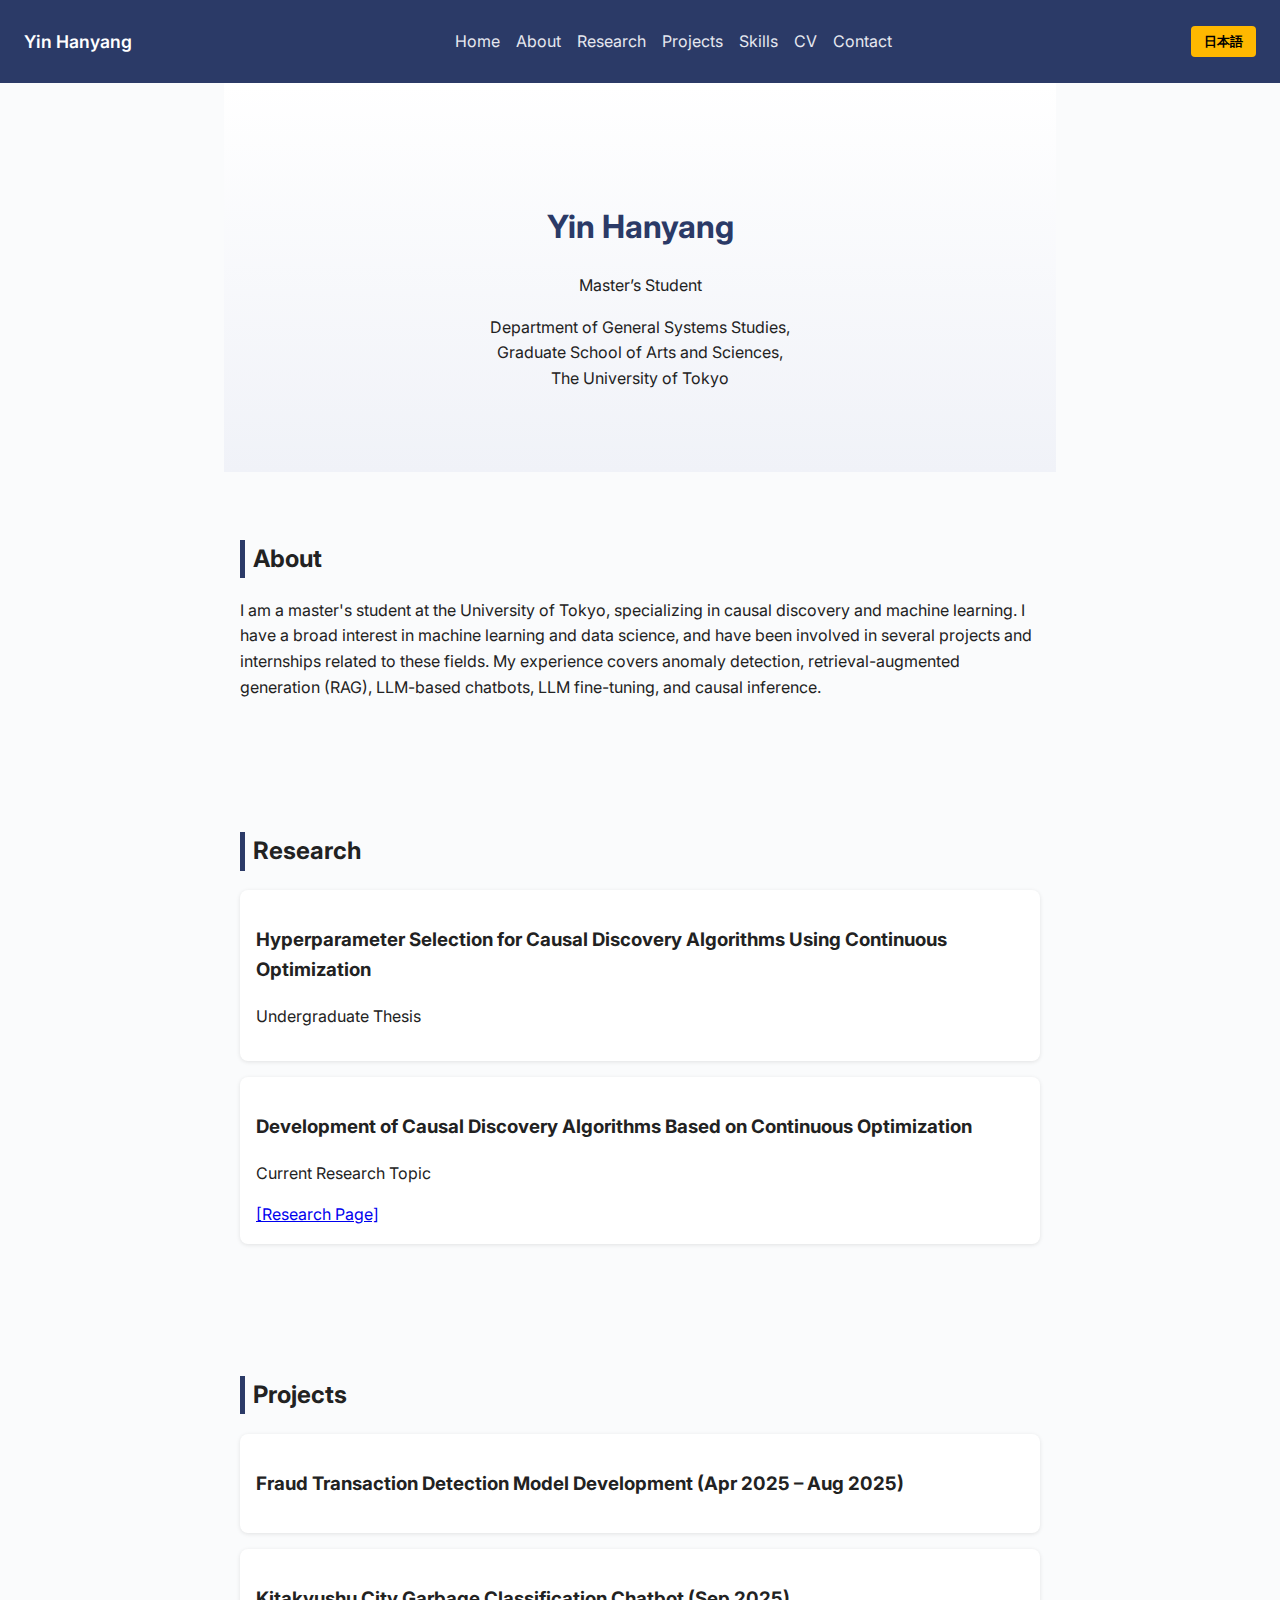
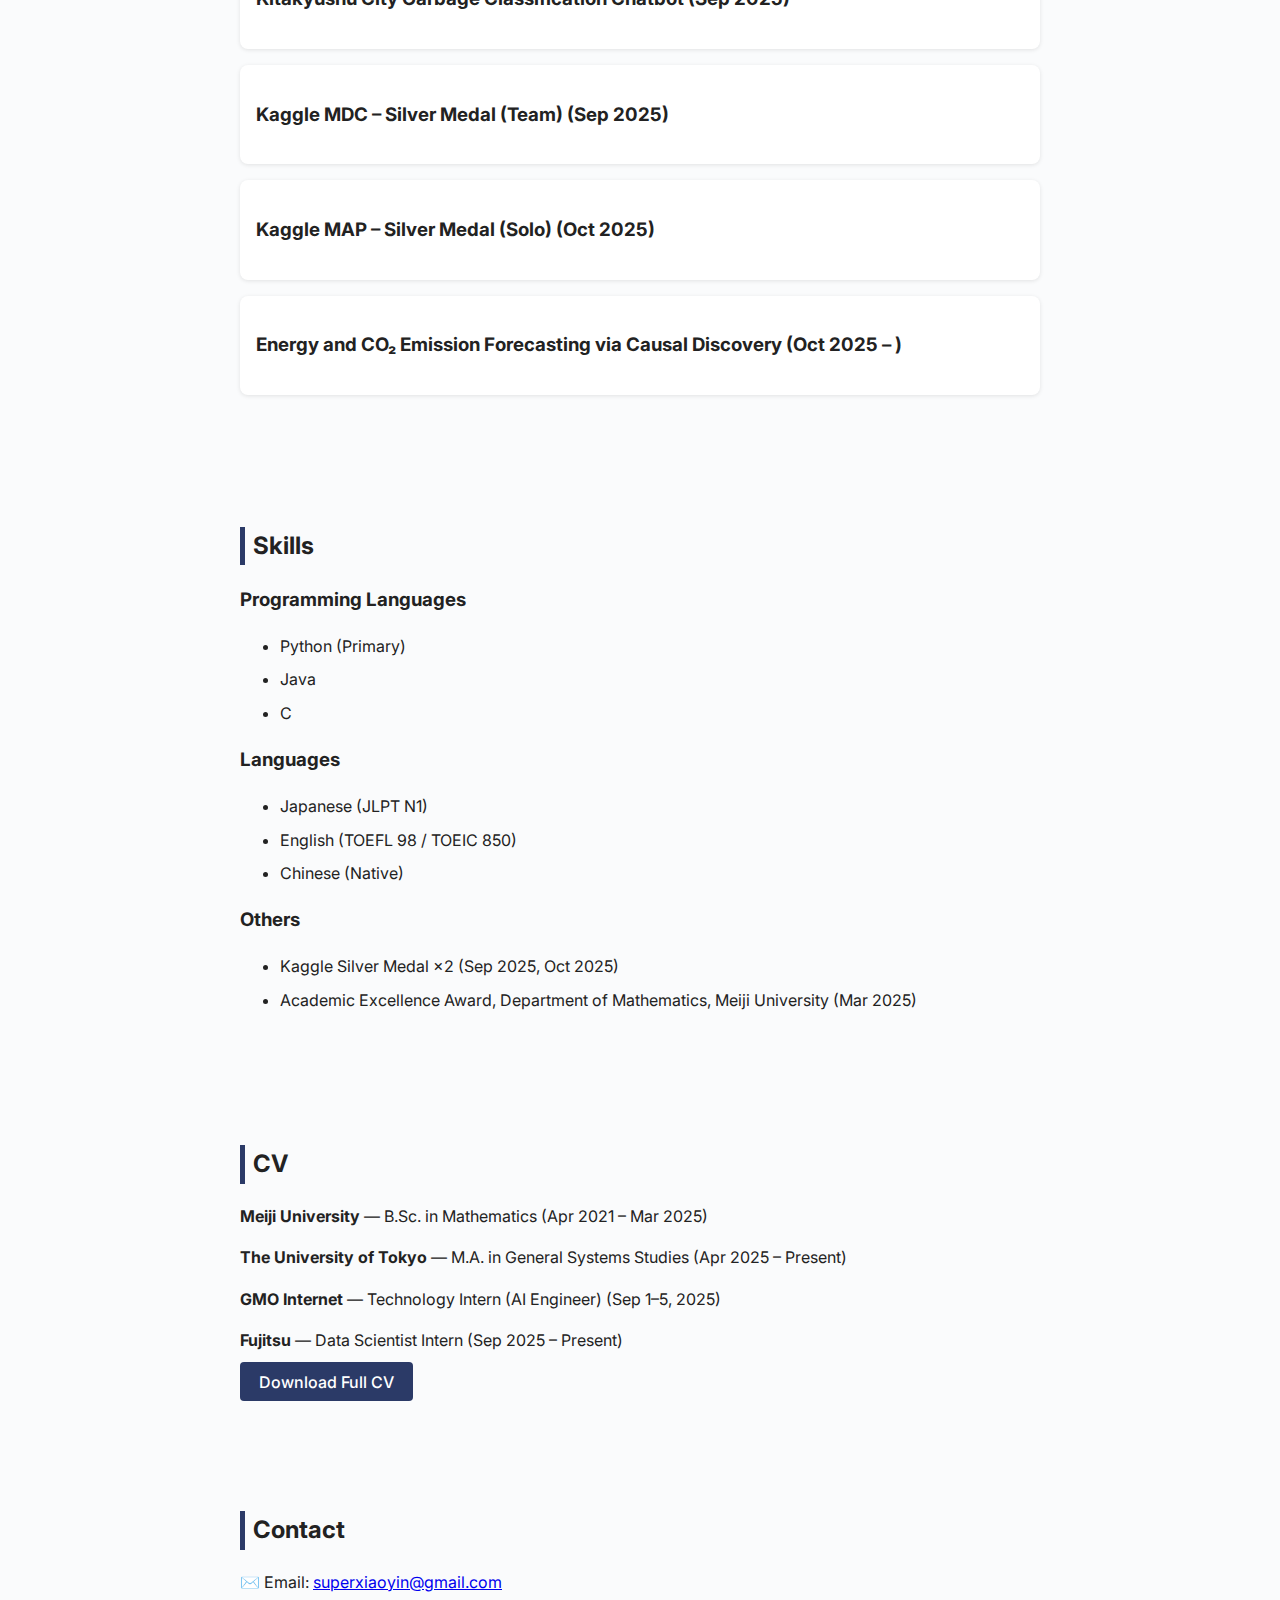
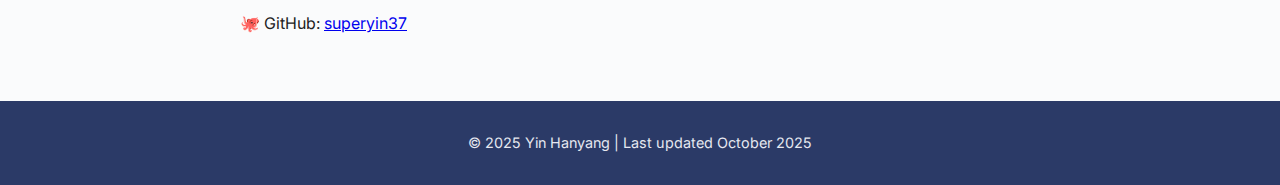
<file: index.html>
<!DOCTYPE html>
<html lang="en">
<head>
  <meta charset="UTF-8" />
  <meta name="viewport" content="width=device-width, initial-scale=1.0" />
  <title>Yin Hanyang | Personal Homepage</title>
  <link rel="stylesheet" href="style.css" />
  <link href="https://fonts.googleapis.com/css2?family=Inter:wght@400;600&family=Noto+Sans+JP:wght@400;600&display=swap" rel="stylesheet">
  <style>
    .lang { display: none; }
    .lang.active { display: block; }
    #lang-toggle {
      background: #FFB800;
      border: none;
      padding: 0.4rem 0.8rem;
      border-radius: 4px;
      cursor: pointer;
      font-weight: 600;
      margin-left: 1rem;
    }
  </style>
</head>
<body>

  <!-- ===== NAVIGATION BAR ===== -->
  <nav>
    <div class="logo">Yin Hanyang</div>
    <ul class="nav-links">
      <li><a href="#home">Home</a></li>
      <li><a href="#about">About</a></li>
      <li><a href="#research">Research</a></li>
      <li><a href="#projects">Projects</a></li>
      <li><a href="#skills">Skills</a></li>
      <li><a href="#cv">CV</a></li>
      <li><a href="#contact">Contact</a></li>
    </ul>
    <button id="lang-toggle">日本語</button>
  </nav>

  <!-- ===== ENGLISH VERSION ===== -->
  <div id="lang-en" class="lang active">

    <section id="home" class="hero">
      <h1><span class="highlight">Yin Hanyang</span></h1>
      <p>Master’s Student</p>
      <p>Department of General Systems Studies,<br>
         Graduate School of Arts and Sciences,<br>
         The University of Tokyo
      </p>
    </section>

    <section id="about">
      <h2>About</h2>
      <p>
        I am a master's student at the University of Tokyo, specializing in causal discovery and machine learning.  
        I have a broad interest in machine learning and data science, and have been involved in several projects and internships related to these fields.  
        My experience covers anomaly detection, retrieval-augmented generation (RAG), LLM-based chatbots, LLM fine-tuning, and causal inference.
      </p>
    </section>

    <section id="research">
      <h2>Research</h2>
      <div class="card">
        <h3>Hyperparameter Selection for Causal Discovery Algorithms Using Continuous Optimization</h3>
        <p>Undergraduate Thesis</p>
      </div>
      <div class="card">
        <h3>Development of Causal Discovery Algorithms Based on Continuous Optimization</h3>
        <p>Current Research Topic</p>
        <a href="#">[Research Page]</a>
      </div>
    </section>

    <section id="projects">
      <h2>Projects</h2>
      <div class="card"><h3>Fraud Transaction Detection Model Development (Apr 2025 – Aug 2025)</h3></div>
      <div class="card"><h3>Kitakyushu City Garbage Classification Chatbot (Sep 2025)</h3></div>
      <div class="card"><h3>Kaggle MDC – Silver Medal (Team) (Sep 2025)</h3></div>
      <div class="card"><h3>Kaggle MAP – Silver Medal (Solo) (Oct 2025)</h3></div>
      <div class="card"><h3>Energy and CO₂ Emission Forecasting via Causal Discovery (Oct 2025 – )</h3></div>
    </section>

    <section id="skills">
      <h2>Skills</h2>

      <h3>Programming Languages</h3>
      <ul class="skills-list">
        <li>Python (Primary)</li>
        <li>Java</li>
        <li>C</li>
      </ul>

      <h3>Languages</h3>
      <ul class="skills-list">
        <li>Japanese (JLPT N1)</li>
        <li>English (TOEFL 98 / TOEIC 850)</li>
        <li>Chinese (Native)</li>
      </ul>

      <h3>Others</h3>
      <ul class="skills-list">
        <li>Kaggle Silver Medal ×2 (Sep 2025, Oct 2025)</li>
        <li>Academic Excellence Award, Department of Mathematics, Meiji University (Mar 2025)</li>
      </ul>
    </section>

    <section id="cv">
      <h2>CV</h2>
      <p><strong>Meiji University</strong> — B.Sc. in Mathematics (Apr 2021 – Mar 2025)</p>
      <p><strong>The University of Tokyo</strong> — M.A. in General Systems Studies (Apr 2025 – Present)</p>
      <p><strong>GMO Internet</strong> — Technology Intern (AI Engineer) (Sep 1–5, 2025)</p>
      <p><strong>Fujitsu</strong> — Data Scientist Intern (Sep 2025 – Present)</p>
      <a href="cv.pdf" class="btn">Download Full CV</a>
    </section>

    <section id="contact">
      <h2>Contact</h2>
      <p>✉️ Email: <a href="mailto:superxiaoyin@gmail.com">superxiaoyin@gmail.com</a></p>
      <p>🐙 GitHub: <a href="https://github.com/superyin37">superyin37</a></p>
    </section>

  </div>

  <!-- ===== JAPANESE VERSION ===== -->
  <div id="lang-jp" class="lang">

    <section id="home" class="hero">
      <h1><span class="highlight">殷 晗陽（イン　ハンヨウ）</span></h1>
      <p>東京大学 大学院 総合文化研究科 広域科学専攻<br>
         広域システム科学系 修士課程在学中
      </p>
    </section>

    <section id="about">
      <h2>自己紹介</h2>
      <p>
	殷 晗陽（イン　ハンヨウ）と申します。  
	中国・上海出身で、現在は東京大学大学院 総合文化研究科 広域科学専攻 修士1年の学生です。  
        東京大学大学院で因果探索（causal discovery）および機械学習を研究しています。  
        機械学習やデータサイエンスに幅広い関心を持ち、これまでに複数のプロジェクトやインターンシップに携わってきました。  
        主な経験領域は、異常検知、RAG（Retrieval-Augmented Generation）、LLMチャットボット、LLMファインチューニング、因果推論などです。
      </p>
    </section>

    <section id="research">
      <h2>研究</h2>
      <div class="card">
        <h3>連続最適化を用いた因果探索アルゴリズムのハイパーパラメータ選択</h3>
        <p>学士論文</p>
      </div>
      <div class="card">
        <h3>連続最適化に基づく因果探索アルゴリズムの開発</h3>
        <p>現在の研究テーマ</p>
        <a href="#">[研究紹介ページ]</a>
      </div>
    </section>

    <section id="projects">
      <h2>プロジェクト</h2>
      <div class="card"><h3>不正取引検知モデルの開発（2025年4月〜8月）</h3></div>
      <div class="card"><h3>北九州市ごみ分別チャットボットの開発（2025年9月）</h3></div>
      <div class="card"><h3>Kaggle MDC 銀メダル（チーム）（2025年9月）</h3></div>
      <div class="card"><h3>Kaggle MAP 銀メダル（ソロ）（2025年10月）</h3></div>
      <div class="card"><h3>因果探索に基づくエネルギー・CO₂排出量予測（2025年10月〜）</h3></div>
    </section>

    <section id="skills">
      <h2>スキル</h2>

      <h3>プログラミング言語</h3>
      <ul class="skills-list">
        <li>Python（主）</li>
        <li>Java</li>
        <li>C</li>
      </ul>

      <h3>言語</h3>
      <ul class="skills-list">
        <li>日本語（JLPT N1）</li>
        <li>英語（TOEFL 98 / TOEIC 850）</li>
        <li>中国語（母語）</li>
      </ul>

      <h3>その他</h3>
      <ul class="skills-list">
        <li>Kaggle 銀メダル ×2（2025年9月、2025年10月）</li>
        <li>明治大学理工学部数学科 優秀成績賞（2025年3月）</li>
      </ul>
    </section>

    <section id="cv">
      <h2>経歴</h2>
      <p><strong>明治大学 理工学部 数学科</strong> — 卒業（2021年4月〜2025年3月）</p>
      <p><strong>東京大学 大学院 総合文化研究科 広域科学専攻</strong> — 修士課程在学中（2025年4月〜）</p>
      <p><strong>GMOインターネット株式会社</strong> — テクノロジーインターン（AIエンジニア）（2025年9月1日〜5日）</p>
      <p><strong>富士通株式会社</strong> — データサイエンティストインターン（2025年9月〜）</p>
      <a href="cv.pdf" class="btn">CVをダウンロード</a>
    </section>

    <section id="contact">
      <h2>連絡先</h2>
      <p>✉️ Email: <a href="mailto:superxiaoyin@gmail.com">superxiaoyin@gmail.com</a></p>
      <p>🐙 GitHub: <a href="https://github.com/superyin37">superyin37</a></p>
    </section>

  </div>

  <footer>
    <p>© 2025 Yin Hanyang | Last updated October 2025</p>
  </footer>

  <!-- ===== LANGUAGE SWITCH SCRIPT ===== -->
  <script>
    const toggleBtn = document.getElementById('lang-toggle');
    const en = document.getElementById('lang-en');
    const jp = document.getElementById('lang-jp');
    let isJP = false;

    toggleBtn.addEventListener('click', () => {
      isJP = !isJP;
      if (isJP) {
        en.classList.remove('active');
        jp.classList.add('active');
        toggleBtn.textContent = 'EN';
      } else {
        jp.classList.remove('active');
        en.classList.add('active');
        toggleBtn.textContent = '日本語';
      }
    });
  </script>

</body>
</html>
</file>
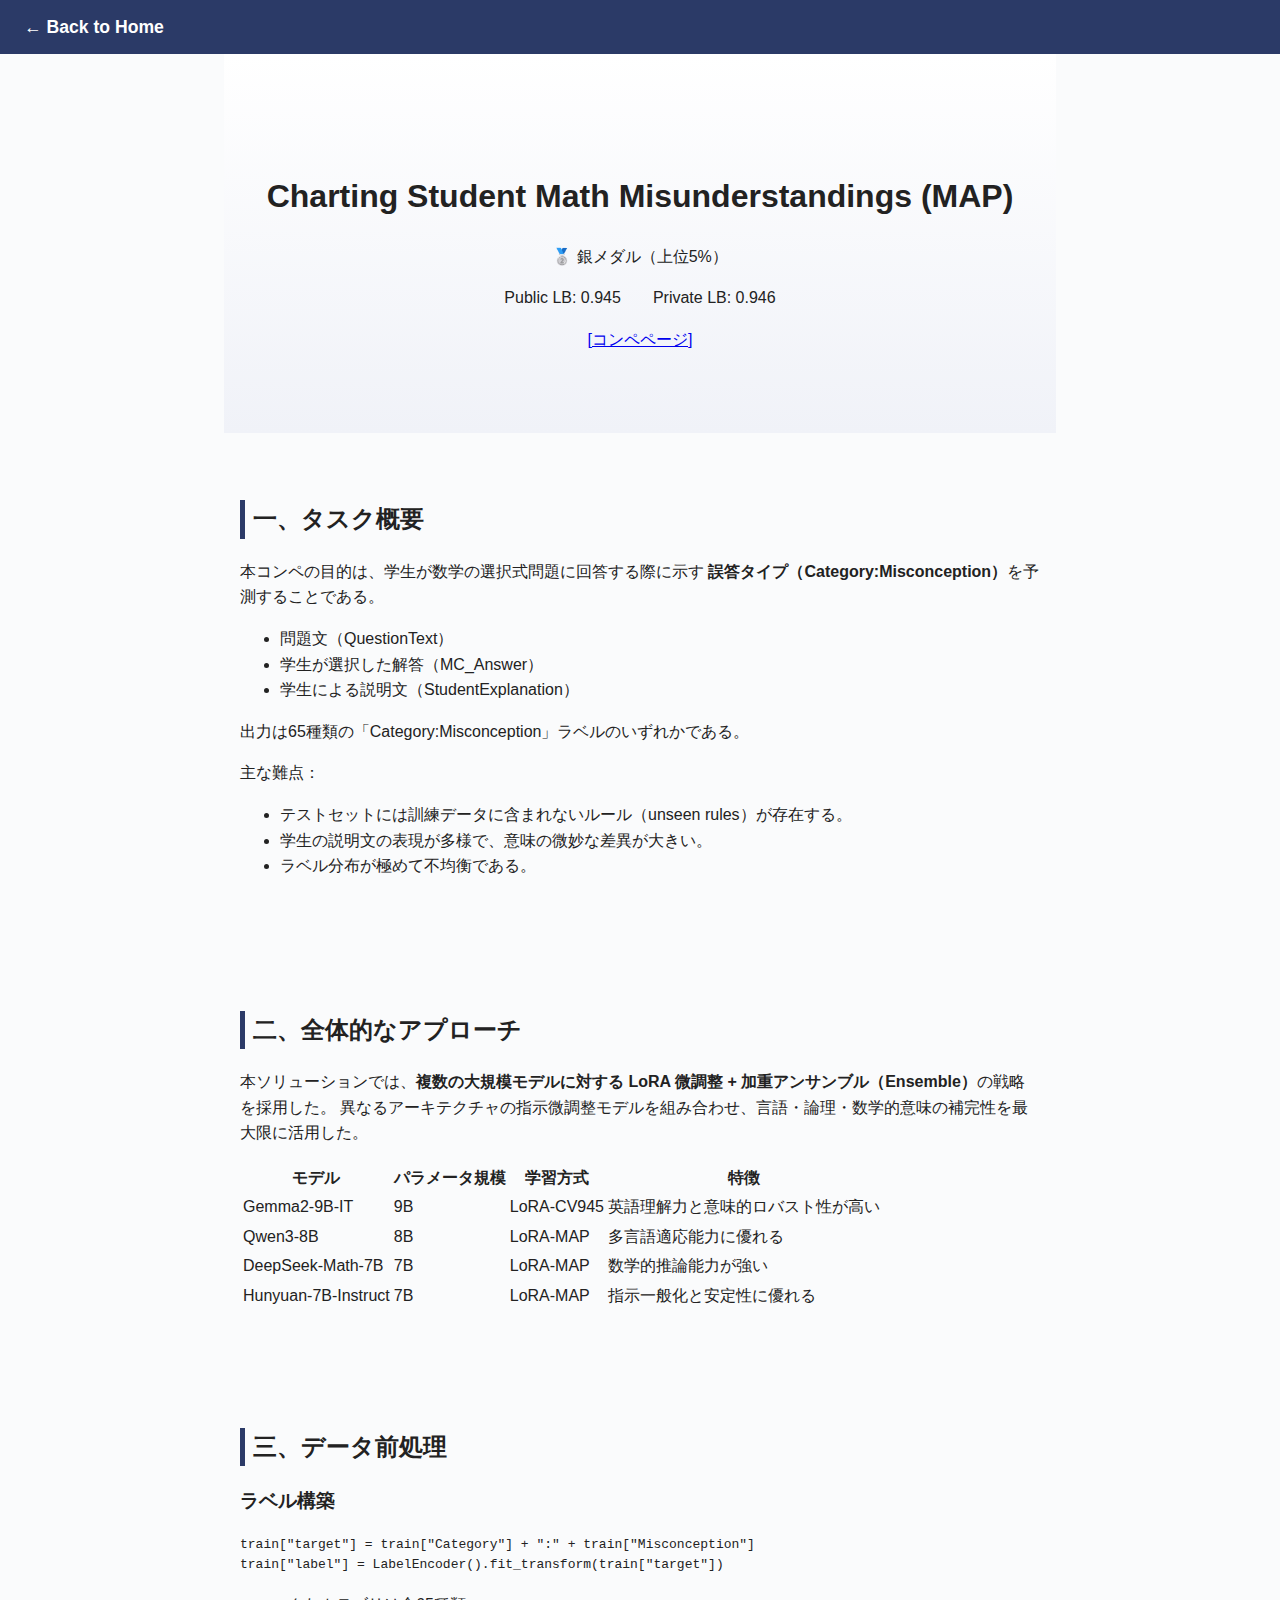
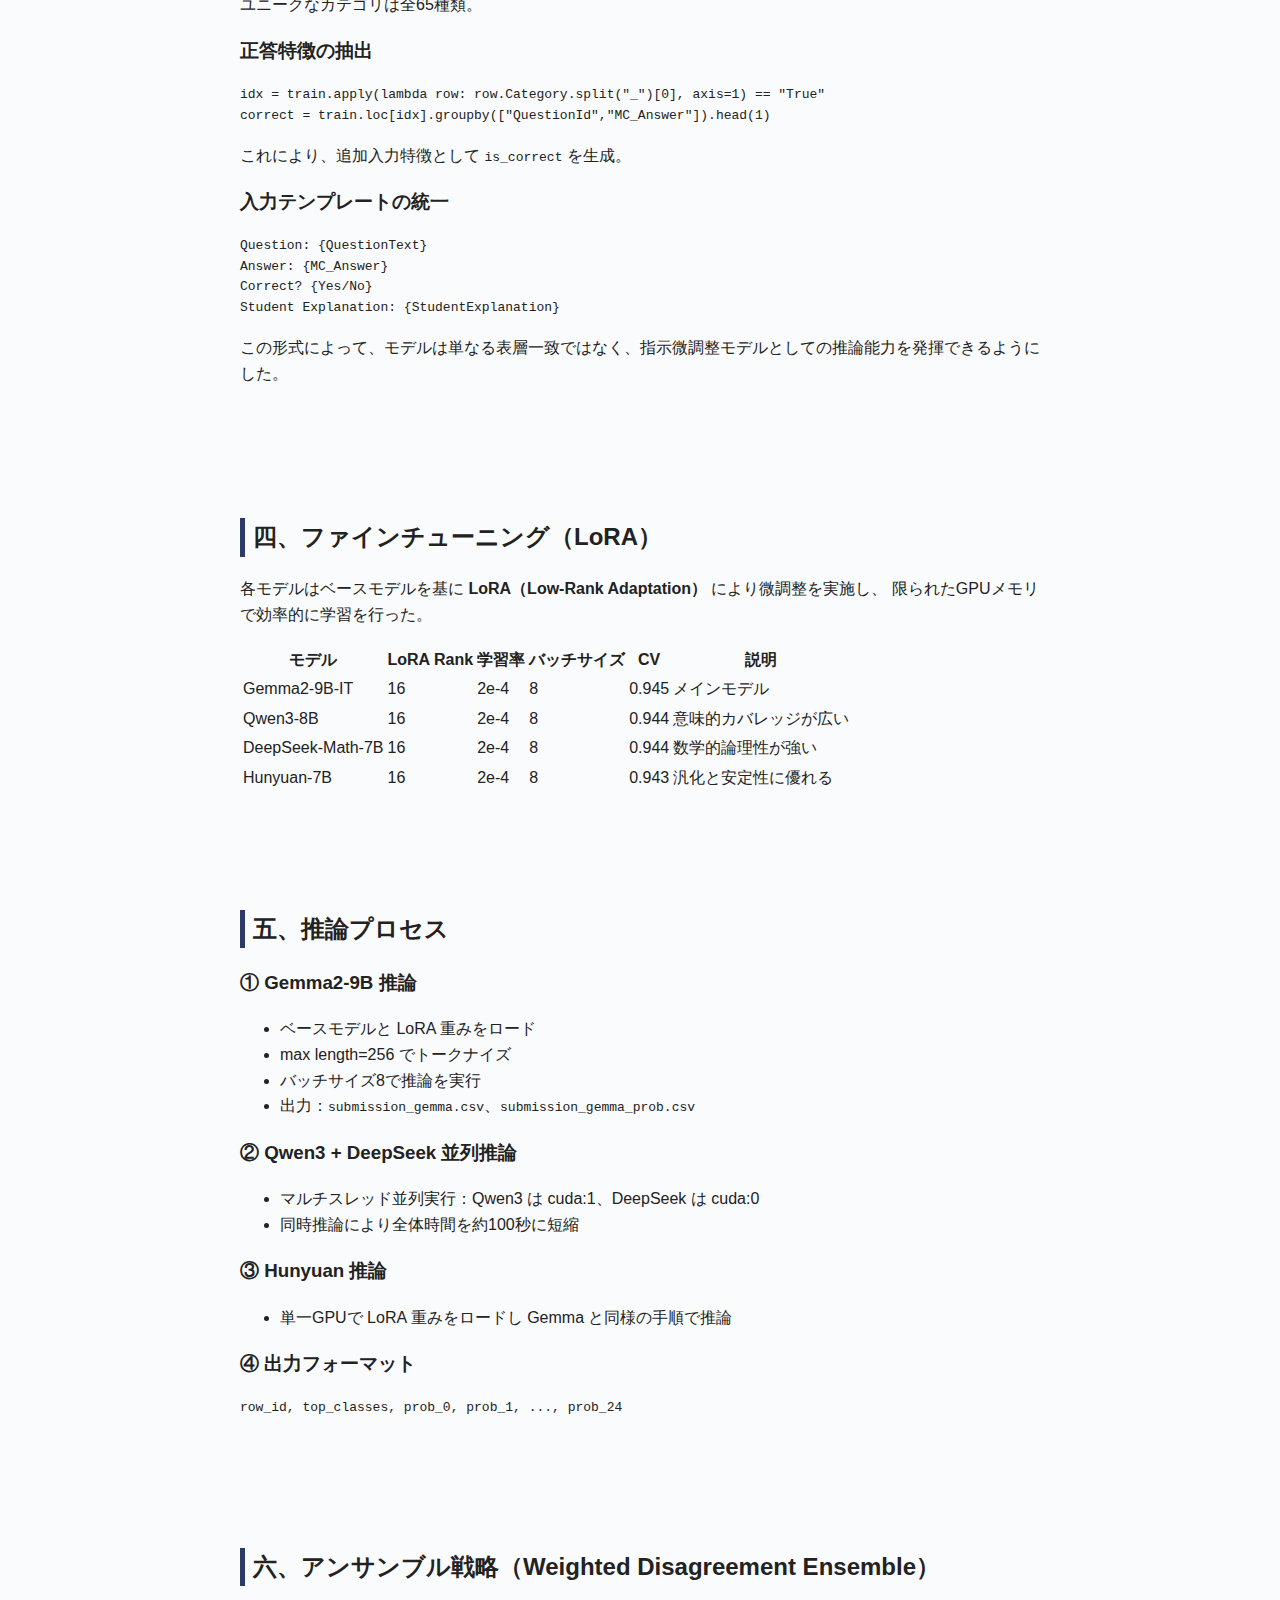
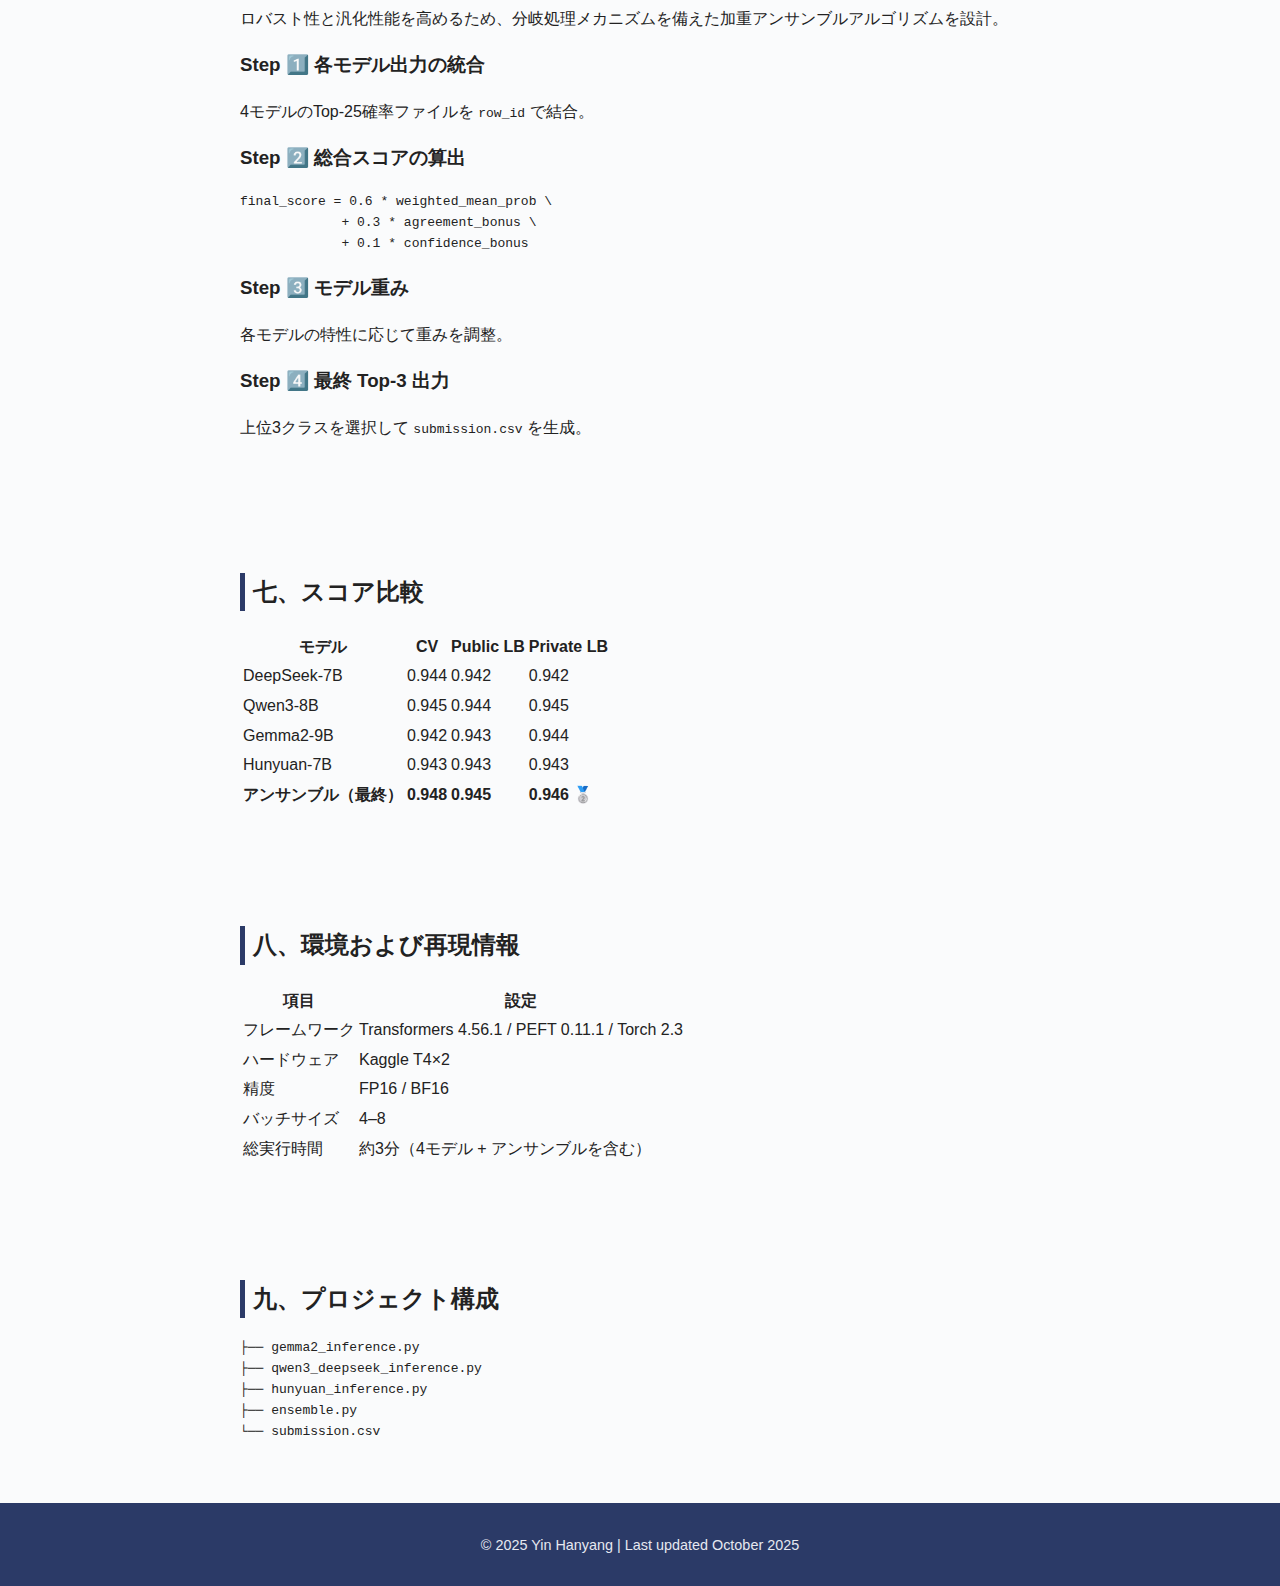
<file: MAP_solution_ja.html>
<!DOCTYPE html>
<html lang="ja">
<head>
  <meta charset="UTF-8" />
  <meta name="viewport" content="width=device-width, initial-scale=1.0" />
  <title>Kaggle MAP Final Solution- 銀メダル | 殷 晗陽</title>
  <link rel="stylesheet" href="../style.css" />
</head>
<body>

  <nav>
    <div class="logo"><a href="../index.html" style="color:white;text-decoration:none;">← Back to Home</a></div>
  </nav>

  <section class="hero">
    <h1>Charting Student Math Misunderstandings (MAP)</h1>
    <p>🥈 銀メダル（上位5%）</p>
    <p>Public LB: 0.945  Private LB: 0.946</p>
    <p><a href="https://www.kaggle.com/competitions/map-charting-student-math-misunderstandings" target="_blank">[コンペページ]</a></p>
  </section>

  <section>
    <h2>一、タスク概要</h2>
    <p>
      本コンペの目的は、学生が数学の選択式問題に回答する際に示す
      <strong>誤答タイプ（Category:Misconception）</strong>を予測することである。
    </p>
    <ul>
      <li>問題文（QuestionText）</li>
      <li>学生が選択した解答（MC_Answer）</li>
      <li>学生による説明文（StudentExplanation）</li>
    </ul>
    <p>出力は65種類の「Category:Misconception」ラベルのいずれかである。</p>
    <p>主な難点：</p>
    <ul>
      <li>テストセットには訓練データに含まれないルール（unseen rules）が存在する。</li>
      <li>学生の説明文の表現が多様で、意味の微妙な差異が大きい。</li>
      <li>ラベル分布が極めて不均衡である。</li>
    </ul>
  </section>

  <section>
    <h2>二、全体的なアプローチ</h2>
    <p>
      本ソリューションでは、<strong>複数の大規模モデルに対する LoRA 微調整 + 加重アンサンブル（Ensemble）</strong>の戦略を採用した。
      異なるアーキテクチャの指示微調整モデルを組み合わせ、言語・論理・数学的意味の補完性を最大限に活用した。
    </p>

    <table>
      <tr><th>モデル</th><th>パラメータ規模</th><th>学習方式</th><th>特徴</th></tr>
      <tr><td>Gemma2-9B-IT</td><td>9B</td><td>LoRA-CV945</td><td>英語理解力と意味的ロバスト性が高い</td></tr>
      <tr><td>Qwen3-8B</td><td>8B</td><td>LoRA-MAP</td><td>多言語適応能力に優れる</td></tr>
      <tr><td>DeepSeek-Math-7B</td><td>7B</td><td>LoRA-MAP</td><td>数学的推論能力が強い</td></tr>
      <tr><td>Hunyuan-7B-Instruct</td><td>7B</td><td>LoRA-MAP</td><td>指示一般化と安定性に優れる</td></tr>
    </table>
  </section>

  <section>
    <h2>三、データ前処理</h2>

    <h3>ラベル構築</h3>
    <pre><code>train["target"] = train["Category"] + ":" + train["Misconception"]
train["label"] = LabelEncoder().fit_transform(train["target"])
</code></pre>
    <p>ユニークなカテゴリは全65種類。</p>

    <h3>正答特徴の抽出</h3>
    <pre><code>idx = train.apply(lambda row: row.Category.split("_")[0], axis=1) == "True"
correct = train.loc[idx].groupby(["QuestionId","MC_Answer"]).head(1)
</code></pre>
    <p>これにより、追加入力特徴として <code>is_correct</code> を生成。</p>

    <h3>入力テンプレートの統一</h3>
    <pre><code>Question: {QuestionText}
Answer: {MC_Answer}
Correct? {Yes/No}
Student Explanation: {StudentExplanation}
</code></pre>
    <p>
      この形式によって、モデルは単なる表層一致ではなく、指示微調整モデルとしての推論能力を発揮できるようにした。
    </p>
  </section>

  <section>
    <h2>四、ファインチューニング（LoRA）</h2>
    <p>
      各モデルはベースモデルを基に <strong>LoRA（Low-Rank Adaptation）</strong> により微調整を実施し、
      限られたGPUメモリで効率的に学習を行った。
    </p>
    <table>
      <tr><th>モデル</th><th>LoRA Rank</th><th>学習率</th><th>バッチサイズ</th><th>CV</th><th>説明</th></tr>
      <tr><td>Gemma2-9B-IT</td><td>16</td><td>2e-4</td><td>8</td><td>0.945</td><td>メインモデル</td></tr>
      <tr><td>Qwen3-8B</td><td>16</td><td>2e-4</td><td>8</td><td>0.944</td><td>意味的カバレッジが広い</td></tr>
      <tr><td>DeepSeek-Math-7B</td><td>16</td><td>2e-4</td><td>8</td><td>0.944</td><td>数学的論理性が強い</td></tr>
      <tr><td>Hunyuan-7B</td><td>16</td><td>2e-4</td><td>8</td><td>0.943</td><td>汎化と安定性に優れる</td></tr>
    </table>
  </section>

  <section>
    <h2>五、推論プロセス</h2>
    <h3>① Gemma2-9B 推論</h3>
    <ul>
      <li>ベースモデルと LoRA 重みをロード</li>
      <li>max length=256 でトークナイズ</li>
      <li>バッチサイズ8で推論を実行</li>
      <li>出力：<code>submission_gemma.csv</code>、<code>submission_gemma_prob.csv</code></li>
    </ul>

    <h3>② Qwen3 + DeepSeek 並列推論</h3>
    <ul>
      <li>マルチスレッド並列実行：Qwen3 は cuda:1、DeepSeek は cuda:0</li>
      <li>同時推論により全体時間を約100秒に短縮</li>
    </ul>

    <h3>③ Hunyuan 推論</h3>
    <ul>
      <li>単一GPUで LoRA 重みをロードし Gemma と同様の手順で推論</li>
    </ul>

    <h3>④ 出力フォーマット</h3>
    <pre><code>row_id, top_classes, prob_0, prob_1, ..., prob_24
</code></pre>
  </section>

  <section>
    <h2>六、アンサンブル戦略（Weighted Disagreement Ensemble）</h2>
    <p>ロバスト性と汎化性能を高めるため、分岐処理メカニズムを備えた加重アンサンブルアルゴリズムを設計。</p>

    <h3>Step 1️⃣ 各モデル出力の統合</h3>
    <p>4モデルのTop-25確率ファイルを <code>row_id</code> で結合。</p>

    <h3>Step 2️⃣ 総合スコアの算出</h3>
    <pre><code>final_score = 0.6 * weighted_mean_prob \
             + 0.3 * agreement_bonus \
             + 0.1 * confidence_bonus
</code></pre>

    <h3>Step 3️⃣ モデル重み</h3>
    <p>各モデルの特性に応じて重みを調整。</p>

    <h3>Step 4️⃣ 最終 Top-3 出力</h3>
    <p>上位3クラスを選択して <code>submission.csv</code> を生成。</p>
  </section>

  <section>
    <h2>七、スコア比較</h2>
    <table>
      <tr><th>モデル</th><th>CV</th><th>Public LB</th><th>Private LB</th></tr>
      <tr><td>DeepSeek-7B</td><td>0.944</td><td>0.942</td><td>0.942</td></tr>
      <tr><td>Qwen3-8B</td><td>0.945</td><td>0.944</td><td>0.945</td></tr>
      <tr><td>Gemma2-9B</td><td>0.942</td><td>0.943</td><td>0.944</td></tr>
      <tr><td>Hunyuan-7B</td><td>0.943</td><td>0.943</td><td>0.943</td></tr>
      <tr><td><strong>アンサンブル（最終）</strong></td><td><strong>0.948</strong></td><td><strong>0.945</strong></td><td><strong>0.946 🥈</strong></td></tr>
    </table>
  </section>

  <section>
    <h2>八、環境および再現情報</h2>
    <table>
      <tr><th>項目</th><th>設定</th></tr>
      <tr><td>フレームワーク</td><td>Transformers 4.56.1 / PEFT 0.11.1 / Torch 2.3</td></tr>
      <tr><td>ハードウェア</td><td>Kaggle T4×2</td></tr>
      <tr><td>精度</td><td>FP16 / BF16</td></tr>
      <tr><td>バッチサイズ</td><td>4–8</td></tr>
      <tr><td>総実行時間</td><td>約3分（4モデル + アンサンブルを含む）</td></tr>
    </table>
  </section>

  <section>
    <h2>九、プロジェクト構成</h2>
    <pre><code>├── gemma2_inference.py
├── qwen3_deepseek_inference.py
├── hunyuan_inference.py
├── ensemble.py
└── submission.csv
</code></pre>
  </section>

  <footer>
    <p>© 2025 Yin Hanyang | Last updated October 2025</p>
  </footer>

</body>
</html>
</file>
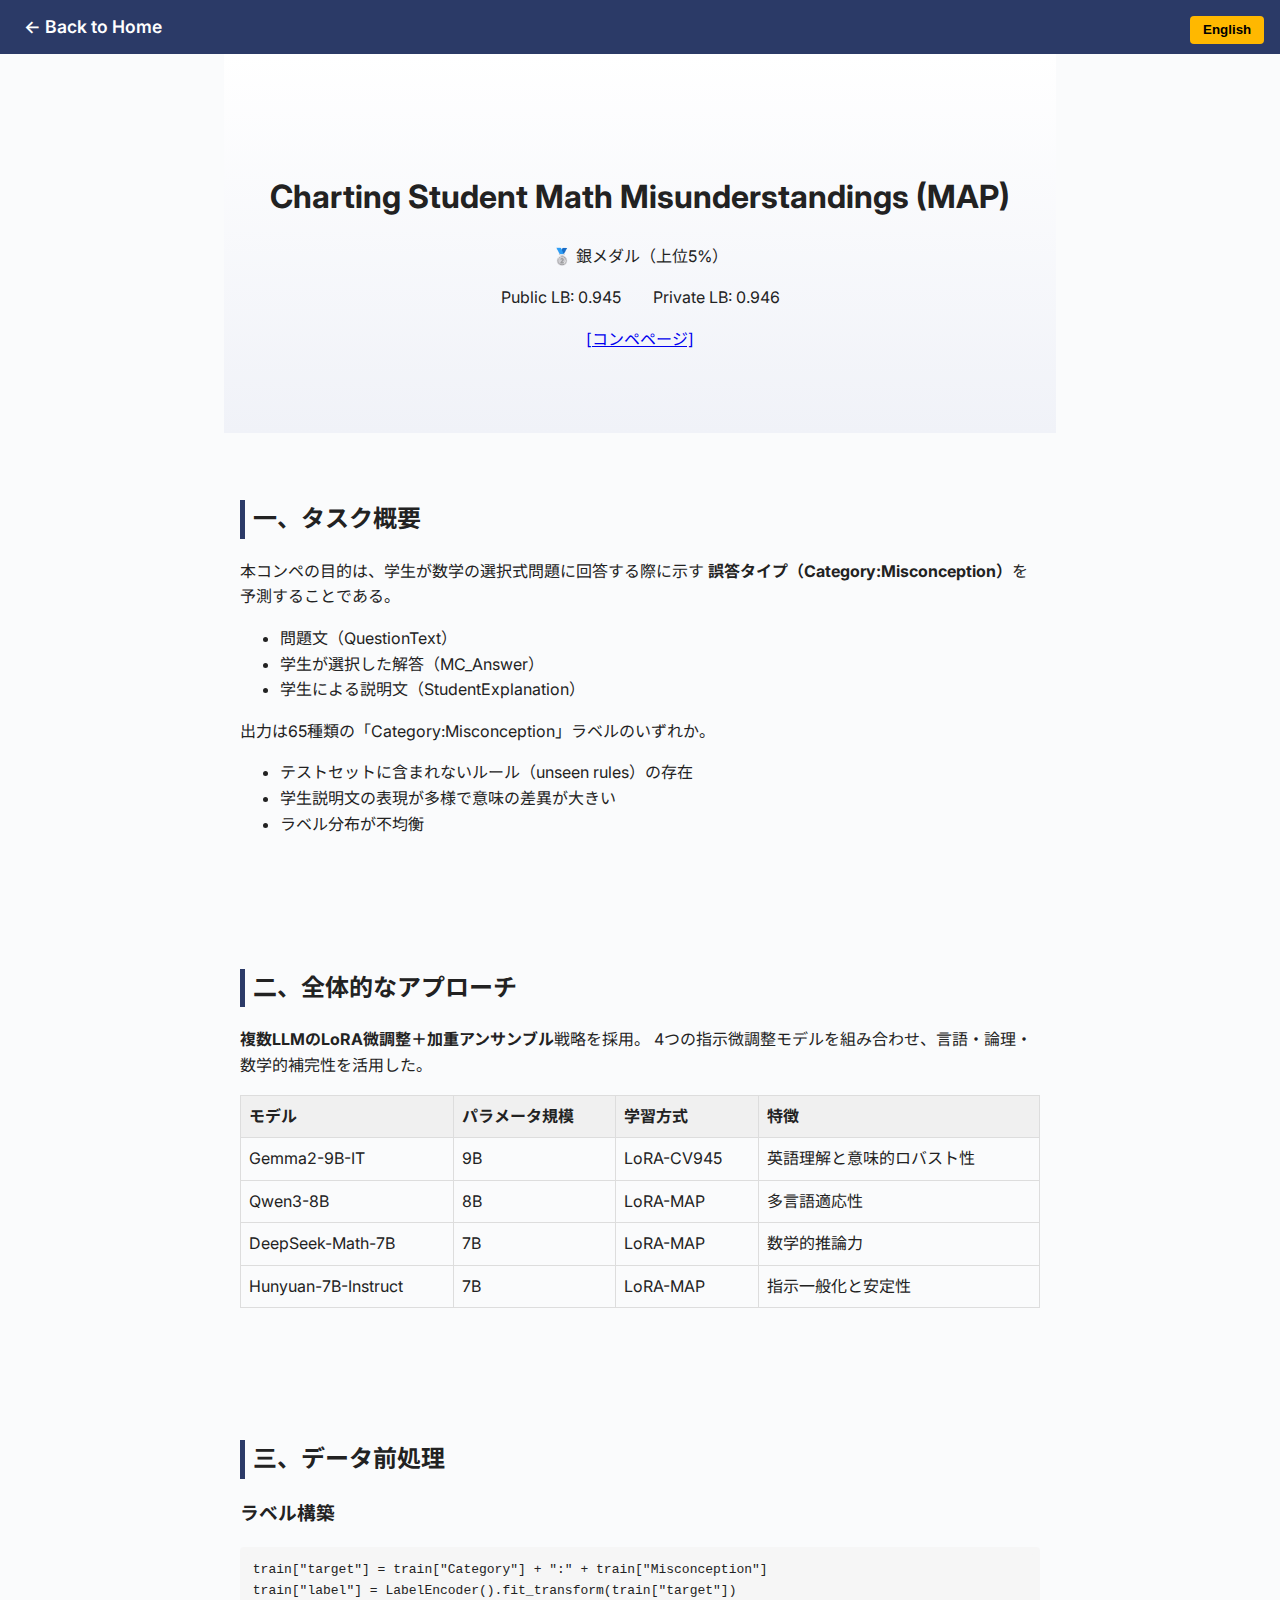
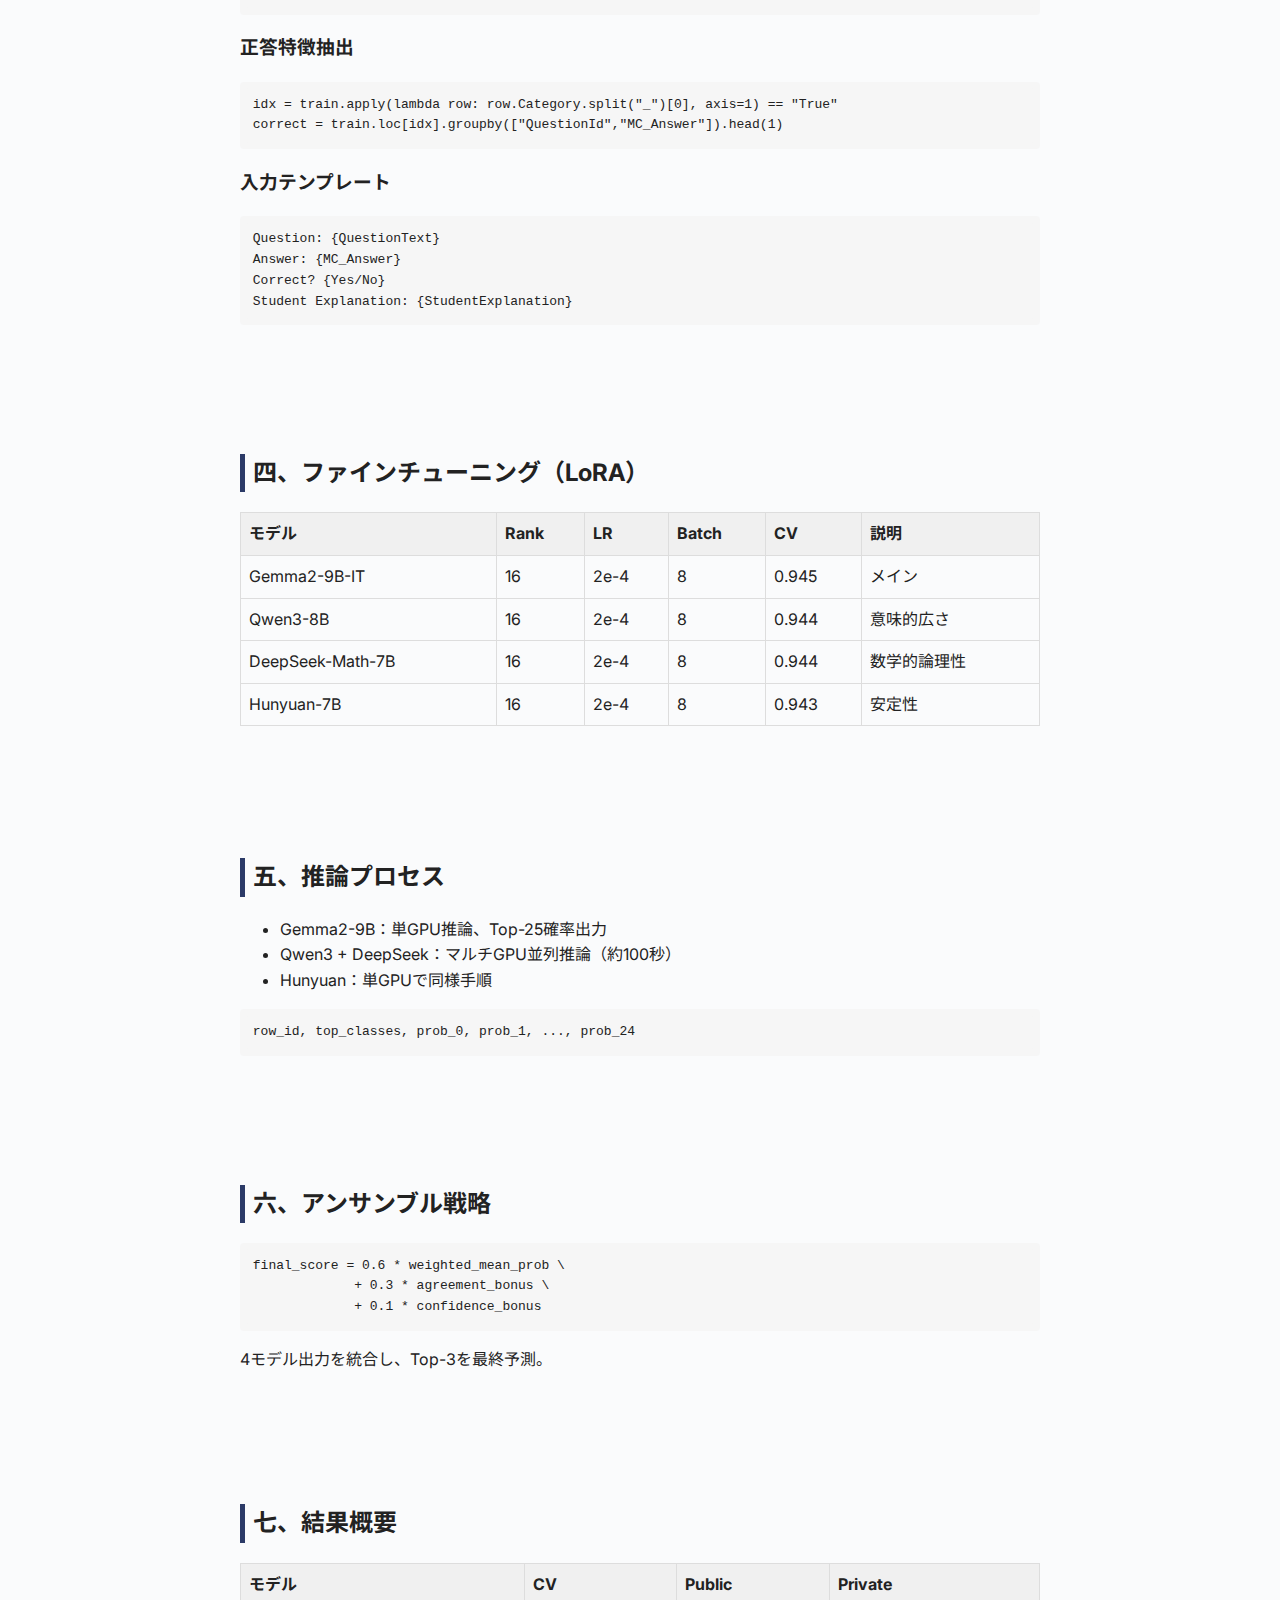
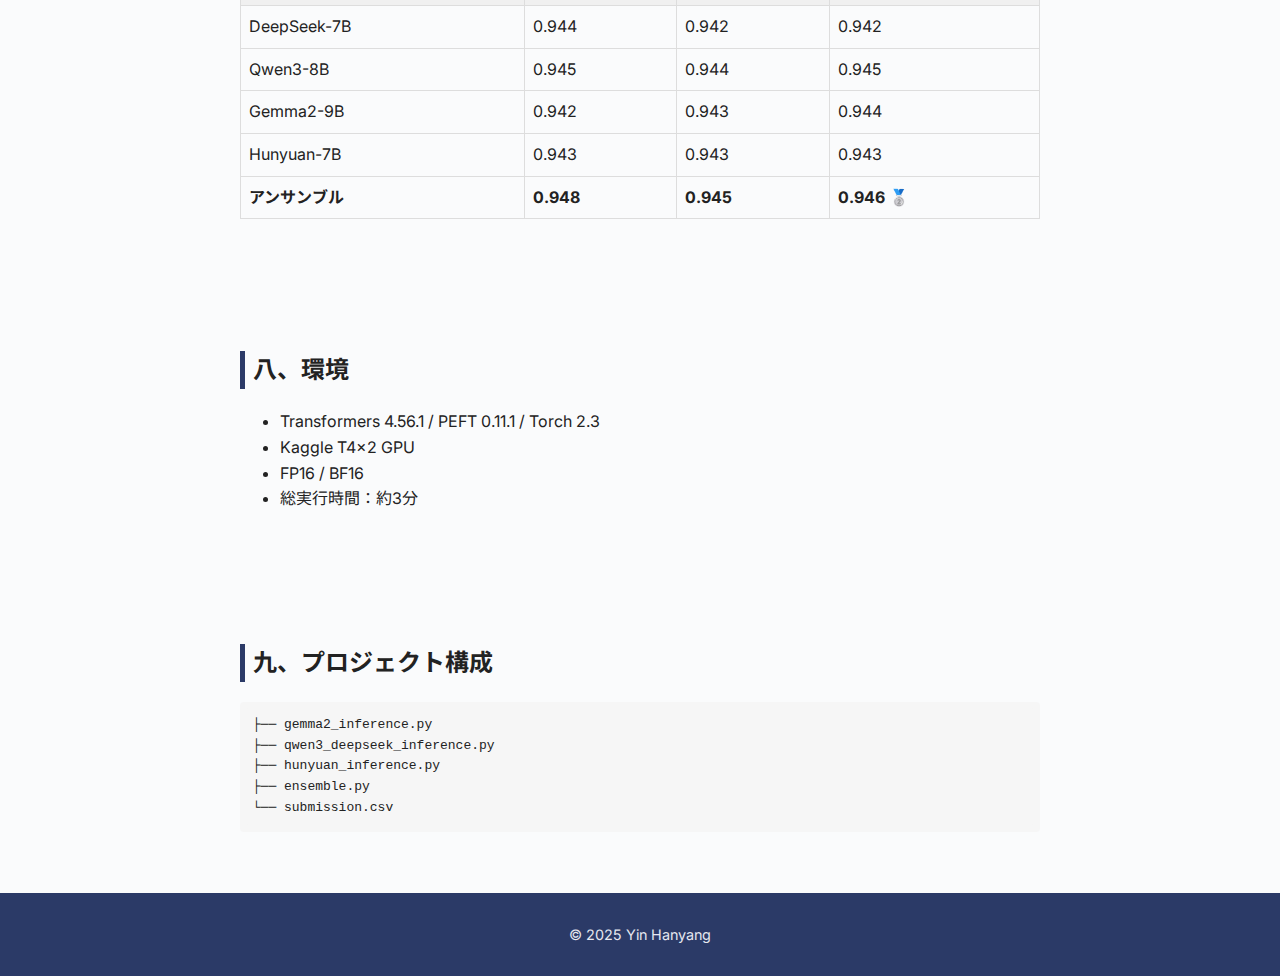
<file: project/MAP_solution_ja.html>
<!DOCTYPE html>
<html lang="ja">
<head>
  <meta charset="UTF-8" />
  <meta name="viewport" content="width=device-width, initial-scale=1.0" />
  <title>Kaggle MAP | 殷 晗陽</title>
  <link rel="stylesheet" href="../style.css" />
  <link href="https://fonts.googleapis.com/css2?family=Inter:wght@400;600&family=Noto+Sans+JP:wght@400;600&display=swap" rel="stylesheet">
  <style>
    .lang { display:none; }
    .lang.active { display:block; }
    #lang-toggle {
      background:#FFB800; border:none; padding:0.4rem 0.8rem;
      border-radius:4px; cursor:pointer; font-weight:600;
      position:fixed; top:1rem; right:1rem; z-index:200;
    }
    pre, code { background:#f6f6f6; padding:0.4rem; border-radius:4px; display:block; overflow-x:auto;}
    table {border-collapse:collapse; width:100%; margin:1rem 0;}
    th,td {border:1px solid #ddd; padding:0.5rem; text-align:left;}
    th {background:#f0f0f0;}
  </style>
</head>
<body>

  <button id="lang-toggle">English</button>

  <!-- ===== Japanese Version ===== -->
  <div id="lang-jp" class="lang active">

    <nav>
      <div class="logo"><a href="../index.html" style="color:white;text-decoration:none;">← Back to Home</a></div>
    </nav>

    <section class="hero">
      <h1>Charting Student Math Misunderstandings (MAP)</h1>
      <p>🥈 銀メダル（上位5%）</p>
      <p>Public LB: 0.945  Private LB: 0.946</p>
      <p><a href="https://www.kaggle.com/competitions/map-charting-student-math-misunderstandings" target="_blank">[コンペページ]</a></p>
    </section>

    <section>
      <h2>一、タスク概要</h2>
      <p>本コンペの目的は、学生が数学の選択式問題に回答する際に示す
      <strong>誤答タイプ（Category:Misconception）</strong>を予測することである。</p>
      <ul>
        <li>問題文（QuestionText）</li>
        <li>学生が選択した解答（MC_Answer）</li>
        <li>学生による説明文（StudentExplanation）</li>
      </ul>
      <p>出力は65種類の「Category:Misconception」ラベルのいずれか。</p>
      <ul>
        <li>テストセットに含まれないルール（unseen rules）の存在</li>
        <li>学生説明文の表現が多様で意味の差異が大きい</li>
        <li>ラベル分布が不均衡</li>
      </ul>
    </section>

    <section>
      <h2>二、全体的なアプローチ</h2>
      <p><strong>複数LLMのLoRA微調整＋加重アンサンブル</strong>戦略を採用。
      4つの指示微調整モデルを組み合わせ、言語・論理・数学的補完性を活用した。</p>
      <table>
        <tr><th>モデル</th><th>パラメータ規模</th><th>学習方式</th><th>特徴</th></tr>
        <tr><td>Gemma2-9B-IT</td><td>9B</td><td>LoRA-CV945</td><td>英語理解と意味的ロバスト性</td></tr>
        <tr><td>Qwen3-8B</td><td>8B</td><td>LoRA-MAP</td><td>多言語適応性</td></tr>
        <tr><td>DeepSeek-Math-7B</td><td>7B</td><td>LoRA-MAP</td><td>数学的推論力</td></tr>
        <tr><td>Hunyuan-7B-Instruct</td><td>7B</td><td>LoRA-MAP</td><td>指示一般化と安定性</td></tr>
      </table>
    </section>

    <section>
      <h2>三、データ前処理</h2>
      <h3>ラベル構築</h3>
<pre><code>train["target"] = train["Category"] + ":" + train["Misconception"]
train["label"] = LabelEncoder().fit_transform(train["target"])
</code></pre>
      <h3>正答特徴抽出</h3>
<pre><code>idx = train.apply(lambda row: row.Category.split("_")[0], axis=1) == "True"
correct = train.loc[idx].groupby(["QuestionId","MC_Answer"]).head(1)
</code></pre>
      <h3>入力テンプレート</h3>
<pre><code>Question: {QuestionText}
Answer: {MC_Answer}
Correct? {Yes/No}
Student Explanation: {StudentExplanation}
</code></pre>
    </section>

    <section>
      <h2>四、ファインチューニング（LoRA）</h2>
      <table>
        <tr><th>モデル</th><th>Rank</th><th>LR</th><th>Batch</th><th>CV</th><th>説明</th></tr>
        <tr><td>Gemma2-9B-IT</td><td>16</td><td>2e-4</td><td>8</td><td>0.945</td><td>メイン</td></tr>
        <tr><td>Qwen3-8B</td><td>16</td><td>2e-4</td><td>8</td><td>0.944</td><td>意味的広さ</td></tr>
        <tr><td>DeepSeek-Math-7B</td><td>16</td><td>2e-4</td><td>8</td><td>0.944</td><td>数学的論理性</td></tr>
        <tr><td>Hunyuan-7B</td><td>16</td><td>2e-4</td><td>8</td><td>0.943</td><td>安定性</td></tr>
      </table>
    </section>

    <section>
      <h2>五、推論プロセス</h2>
      <ul>
        <li>Gemma2-9B：単GPU推論、Top-25確率出力</li>
        <li>Qwen3 + DeepSeek：マルチGPU並列推論（約100秒）</li>
        <li>Hunyuan：単GPUで同様手順</li>
      </ul>
<pre><code>row_id, top_classes, prob_0, prob_1, ..., prob_24
</code></pre>
    </section>

    <section>
      <h2>六、アンサンブル戦略</h2>
<pre><code>final_score = 0.6 * weighted_mean_prob \
             + 0.3 * agreement_bonus \
             + 0.1 * confidence_bonus
</code></pre>
      <p>4モデル出力を統合し、Top-3を最終予測。</p>
    </section>

    <section>
      <h2>七、結果概要</h2>
      <table>
        <tr><th>モデル</th><th>CV</th><th>Public</th><th>Private</th></tr>
        <tr><td>DeepSeek-7B</td><td>0.944</td><td>0.942</td><td>0.942</td></tr>
        <tr><td>Qwen3-8B</td><td>0.945</td><td>0.944</td><td>0.945</td></tr>
        <tr><td>Gemma2-9B</td><td>0.942</td><td>0.943</td><td>0.944</td></tr>
        <tr><td>Hunyuan-7B</td><td>0.943</td><td>0.943</td><td>0.943</td></tr>
        <tr><td><strong>アンサンブル</strong></td><td><strong>0.948</strong></td><td><strong>0.945</strong></td><td><strong>0.946 🥈</strong></td></tr>
      </table>
    </section>

    <section>
      <h2>八、環境</h2>
      <ul>
        <li>Transformers 4.56.1 / PEFT 0.11.1 / Torch 2.3</li>
        <li>Kaggle T4×2 GPU</li>
        <li>FP16 / BF16</li>
        <li>総実行時間：約3分</li>
      </ul>
    </section>

    <section>
      <h2>九、プロジェクト構成</h2>
<pre><code>├── gemma2_inference.py
├── qwen3_deepseek_inference.py
├── hunyuan_inference.py
├── ensemble.py
└── submission.csv
</code></pre>
    </section>

  </div>


  <!-- ===== English Version ===== -->
  <div id="lang-en" class="lang">

    <nav>
      <div class="logo"><a href="../index.html" style="color:white;text-decoration:none;">← Back to Home</a></div>
    </nav>

    <section class="hero">
      <h1>Charting Student Math Misunderstandings (MAP)</h1>
      <p>🥈 Silver Medal (~Top 5%)  Rank 53 / 1858</p>
      <p>Public LB 0.945 Private LB 0.946</p>
      <p><a href="https://www.kaggle.com/competitions/map-charting-student-math-misunderstandings" target="_blank">[Competition Page]</a></p>
    </section>

    <section>
      <h2>1. Problem Overview</h2>
      <p>
        Multi-class classification: predict the most likely <em>Category:Misconception</em> label (65 classes) from a math question,
        the student’s chosen answer, and written explanation.
      </p>
      <ul>
        <li>Unseen rules → domain generalization</li>
        <li>Subtle semantic variations in explanations</li>
        <li>Severe label imbalance</li>
      </ul>
    </section>

    <section>
      <h2>2. Overall Approach</h2>
      <p>Adopted a <strong>multi-LLM LoRA fine-tuning + weighted ensemble</strong> strategy.</p>
      <table>
        <tr><th>Model</th><th>Size</th><th>Fine-tune</th><th>Role</th></tr>
        <tr><td>Gemma2-9B-IT</td><td>9B</td><td>LoRA-CV945</td><td>Main baseline</td></tr>
        <tr><td>Qwen3-8B</td><td>8B</td><td>LoRA-MAP</td><td>Semantic coverage</td></tr>
        <tr><td>DeepSeek-Math-7B</td><td>7B</td><td>LoRA-MAP</td><td>Math logic understanding</td></tr>
        <tr><td>Hunyuan-7B</td><td>7B</td><td>LoRA-MAP</td><td>Stable reasoning generalization</td></tr>
      </table>
    </section>

    <section>
      <h2>3. Data Processing</h2>
<pre><code>train["target"] = train["Category"] + ":" + train["Misconception"]
train["label"] = LabelEncoder().fit_transform(train["target"])
</code></pre>
<pre><code>idx = train.apply(lambda r: r.Category.split("_")[0], axis=1) == "True"
correct = train.loc[idx].groupby(["QuestionId","MC_Answer"]).head(1)
</code></pre>
<pre><code>Question: {QuestionText}
Answer: {MC_Answer}
Correct? {Yes/No}
Student Explanation: {StudentExplanation}
</code></pre>
    </section>

    <section>
      <h2>4. Model Fine-Tuning</h2>
      <table>
        <tr><th>Model</th><th>Rank</th><th>LR</th><th>Batch</th><th>CV</th></tr>
        <tr><td>Gemma2-9B-IT</td><td>16</td><td>2e-4</td><td>8</td><td>0.945</td></tr>
        <tr><td>Qwen3-8B</td><td>16</td><td>2e-4</td><td>8</td><td>0.944</td></tr>
        <tr><td>DeepSeek-Math-7B</td><td>16</td><td>2e-4</td><td>8</td><td>0.944</td></tr>
        <tr><td>Hunyuan-7B</td><td>16</td><td>2e-4</td><td>8</td><td>0.943</td></tr>
      </table>
    </section>

    <section>
      <h2>5. Inference Pipeline</h2>
      <ul>
        <li>Gemma2 single-GPU inference → Top-25 probabilities</li>
        <li>Qwen3 + DeepSeek parallel on two GPUs (~100 s)</li>
        <li>Hunyuan same as Gemma2</li>
      </ul>
<pre><code>row_id, top_classes, prob_0, prob_1, ..., prob_24
</code></pre>
    </section>

    <section>
      <h2>6. Ensemble Strategy</h2>
<pre><code>final_score = 0.6 * weighted_mean_prob \
             + 0.3 * agreement_bonus \
             + 0.1 * confidence_bonus
</code></pre>
      <p>Combine four models and rank Top-3 predictions.</p>
    </section>

    <section>
      <h2>7. Results Summary</h2>
      <table>
        <tr><th>Model</th><th>CV</th><th>Public</th><th>Private</th></tr>
        <tr><td>DeepSeek-Math-7B</td><td>0.944</td><td>0.942</td><td>0.942</td></tr>
        <tr><td>Qwen3-8B</td><td>0.945</td><td>0.944</td><td>0.945</td></tr>
        <tr><td>Gemma2-9B</td><td>0.942</td><td>0.943</td><td>0.944</td></tr>
        <tr><td>Hunyuan-7B</td><td>0.943</td><td>0.943</td><td>0.943</td></tr>
        <tr><td><strong>Ensemble (final)</strong></td><td><strong>0.948</strong></td><td><strong>0.945</strong></td><td><strong>0.946 🥈</strong></td></tr>
      </table>
    </section>

    <section>
      <h2>8. Environment & Reproducibility</h2>
      <ul>
        <li>transformers 4.56.1 / peft 0.11.1 / torch 2.3</li>
        <li>Kaggle T4×2 GPUs</li>
        <li>FP16 / bfloat16 precision</li>
        <li>Total runtime ≈ 3 min</li>
      </ul>
    </section>

    <section>
      <h2>9. Repository Structure</h2>
<pre><code>├── gemma2_inference.py
├── qwen3_deepseek_inference.py
├── hunyuan_inference.py
├── ensemble.py
└── submission.csv
</code></pre>
    </section>

  </div>

  <footer>
    <p>© 2025 Yin Hanyang</p>
  </footer>

  <script>
    const btn = document.getElementById("lang-toggle");
    const jp = document.getElementById("lang-jp");
    const en = document.getElementById("lang-en");
    let isEN = false;
    btn.addEventListener("click", ()=>{
      isEN = !isEN;
      if(isEN){
        jp.classList.remove("active");
        en.classList.add("active");
        btn.textContent = "日本語";
      } else {
        en.classList.remove("active");
        jp.classList.add("active");
        btn.textContent = "English";
      }
    });
  </script>

</body>
</html>
</file>
<file: style.css>
body {
  font-family: 'Inter', 'Noto Sans JP', sans-serif;
  margin: 0;
  background: #fafbfc;
  color: #222;
  line-height: 1.6;
}

nav {
  display: flex;
  justify-content: space-between;
  align-items: center;
  background: #2B3A67;
  padding: 0.8rem 1.5rem;
  position: sticky;
  top: 0;
  z-index: 100;
}

.logo {
  color: #fff;
  font-weight: 600;
  font-size: 1.1rem;
}

.nav-links {
  list-style: none;
  display: flex;
  gap: 1rem;
}

.nav-links a {
  color: #E6E8F0;
  text-decoration: none;
  transition: 0.2s;
}

.nav-links a:hover {
  color: #FFB800;
}

#lang-toggle {
  background: #FFB800;
  border: none;
  padding: 0.4rem 0.8rem;
  border-radius: 4px;
  cursor: pointer;
  font-weight: 600;
}

.hero {
  text-align: center;
  padding: 6rem 1rem 4rem;
  background: linear-gradient(180deg, #ffffff, #f0f2f8);
}

.highlight {
  color: #2B3A67;
}

.btn {
  background: #2B3A67;
  color: #fff;
  padding: 0.6rem 1.2rem;
  border-radius: 4px;
  text-decoration: none;
  font-weight: 500;
  margin-right: 0.6rem;
}

.btn-outline {
  border: 2px solid #2B3A67;
  background: transparent;
  color: #2B3A67;
}

section {
  padding: 3rem 1rem;
  max-width: 800px;
  margin: auto;
}

h2 {
  border-left: 5px solid #2B3A67;
  padding-left: 0.5rem;
}

.card {
  background: #fff;
  border-radius: 8px;
  padding: 1rem;
  margin: 1rem 0;
  box-shadow: 0 1px 4px rgba(0,0,0,0.1);
}

.skills-list li {
  margin: 0.5rem 0;
}

footer {
  text-align: center;
  padding: 1rem;
  background: #2B3A67;
  color: #E6E8F0;
  font-size: 0.9rem;
}

/* === Japanese Mode === */
.jp * {
  font-family: 'Noto Sans JP', sans-serif;
}
.jp #about h2::after {
  content: "（自己紹介）";
  color: #555;
  font-weight: 400;
  font-size: 0.9rem;
}
</file>
